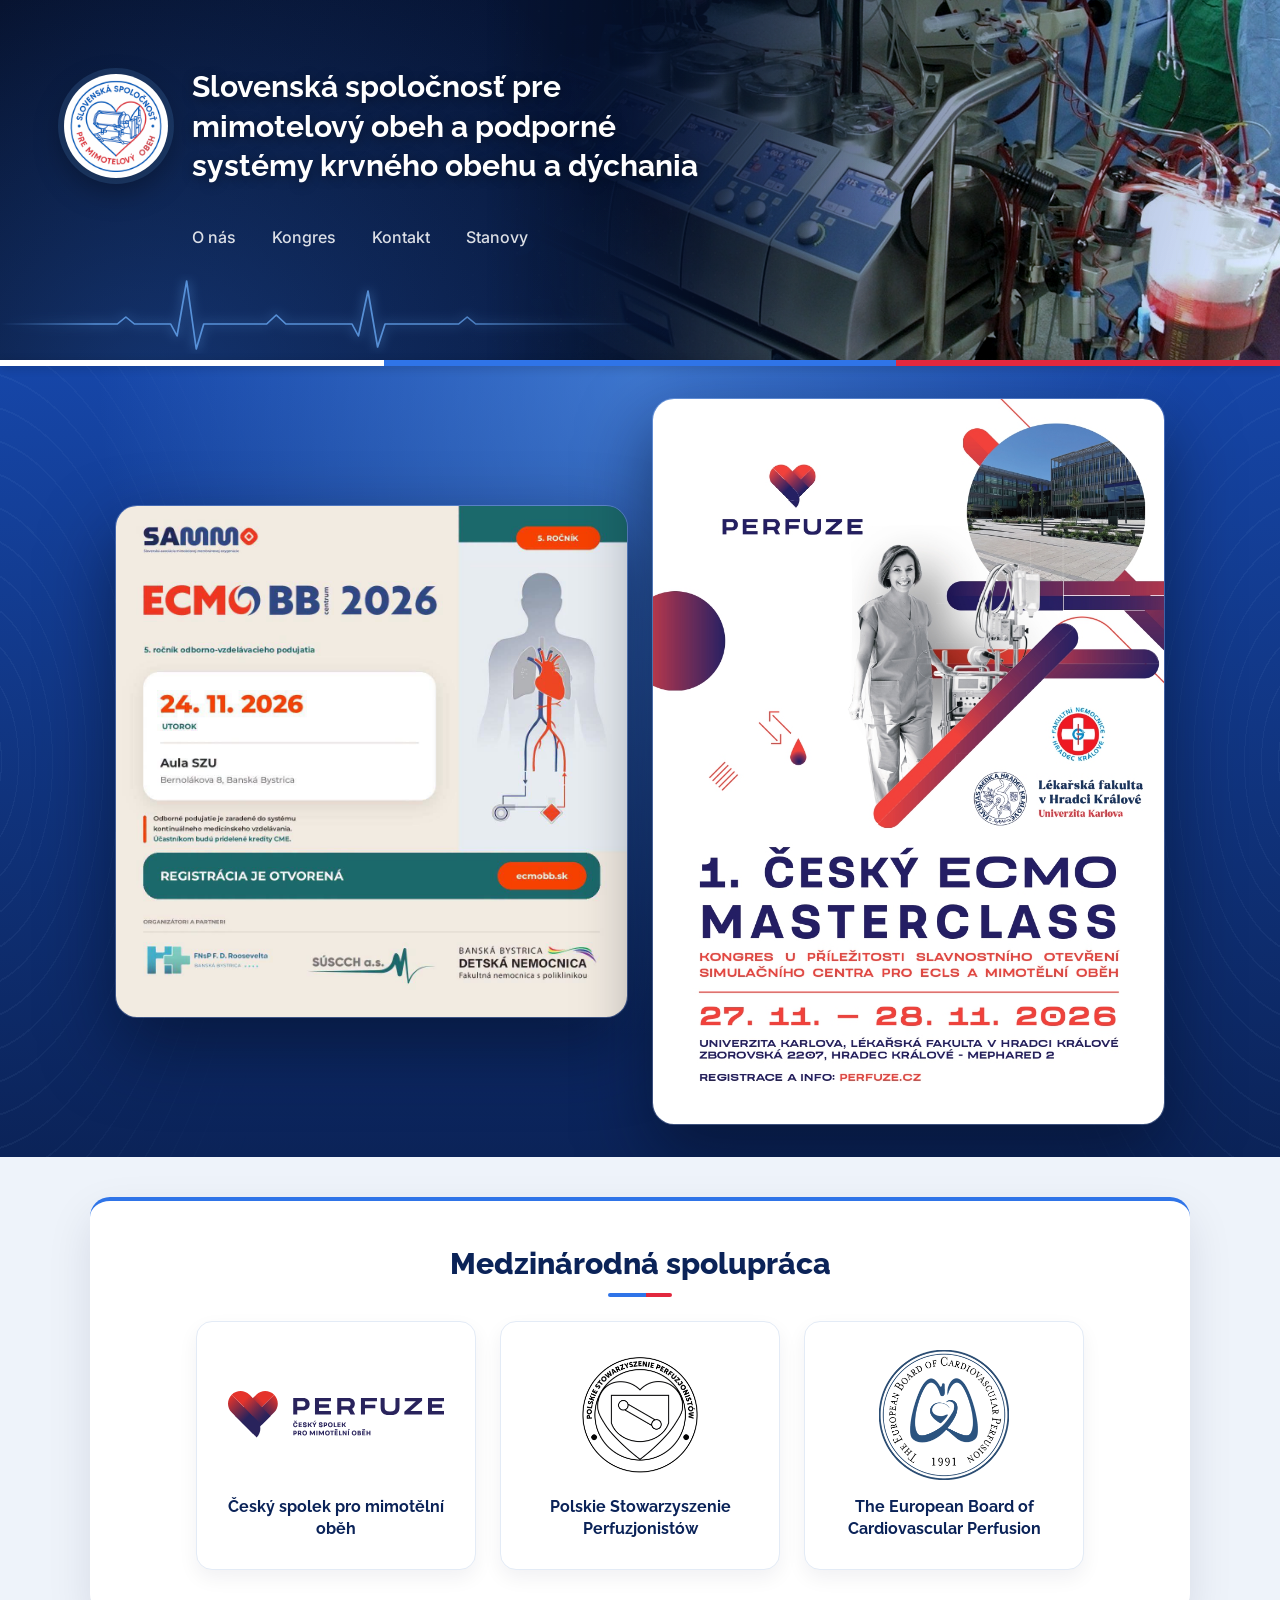
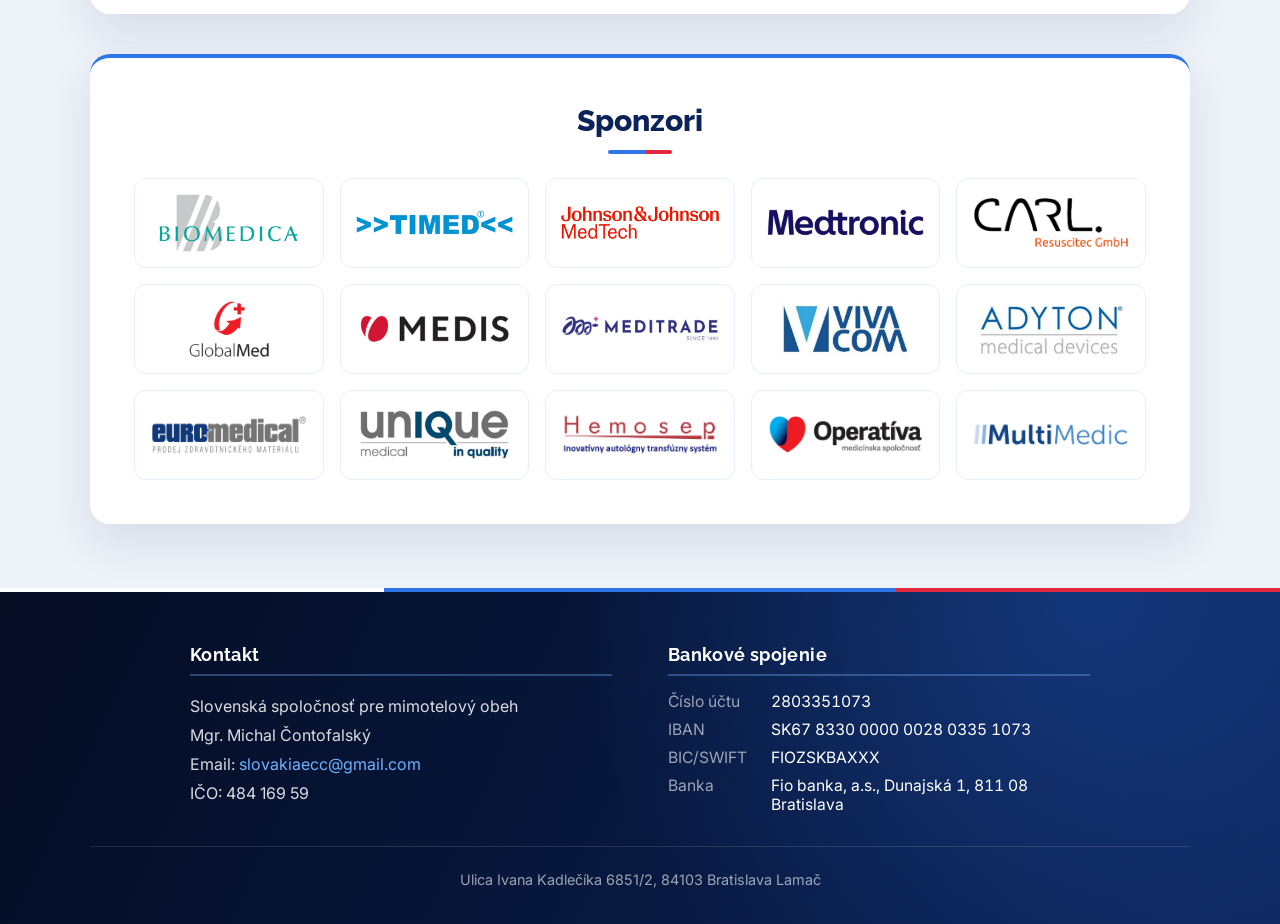
<file: index.html>
﻿<!DOCTYPE html>
<html lang="sk">
<head>
  <meta charset="UTF-8" />
  <meta name="viewport" content="width=device-width, initial-scale=1.0" />
  <title>Slovenská Spoločnosť pre Mimotelový Obeh</title>
  <meta name="description" content="Slovenská spoločnosť pre mimotelový obeh a podporné systémy krvného obehu a dýchania – kongres, medzinárodná spolupráca, stanovy a kontakt.">

  <link rel="canonical" href="https://www.perfuzia.sk/">

  <link rel="icon" href="favicon.ico" sizes="48x48">
  <link rel="icon" type="image/png" sizes="48x48" href="img/icons/favicon-48.png">
  <link rel="icon" type="image/png" sizes="192x192" href="img/icons/favicon-192.png">
  <link rel="apple-touch-icon" href="img/icons/apple-touch-icon.png">

  <meta property="og:type" content="website">
  <meta property="og:title" content="Slovenská spoločnosť pre mimotelový obeh">
  <meta property="og:description" content="Kongres, medzinárodná spolupráca a informácie o perfuziológii na Slovensku.">
  <meta property="og:image" content="https://www.perfuzia.sk/img/icons/favicon-512.png">
  <meta property="og:url" content="https://www.perfuzia.sk/">

  <link rel="preconnect" href="https://fonts.googleapis.com">
  <link rel="preconnect" href="https://fonts.gstatic.com" crossorigin>
  <link href="https://fonts.googleapis.com/css2?family=Inter:wght@400;500;600&family=Raleway:wght@600;700;800&display=swap" rel="stylesheet">
  <link rel="stylesheet" href="styles.css" />

</head>
<body>
  <header class="header">
    <div class="header-photo" aria-hidden="true"></div>
    <svg class="ecg" viewBox="0 0 600 80" preserveAspectRatio="none" aria-hidden="true">
      <path d="M0 50 H110 l8 -7 l8 7 H160 l6 12 l9 -55 l9 68 l7 -25 H250 l9 -9 l9 9 H330 l6 12 l9 -45 l9 56 l7 -23 H430 l8 -7 l8 7 H600" />
    </svg>

    <div class="header-inner">
      <div class="header-left">
        <img src="img/logo.png" alt="Logo" class="logo">
        <h1>Slovenská spoločnosť pre mimotelový obeh a podporné systémy krvného obehu a dýchania</h1>
      </div>

      <nav class="navbar">
        <a href="o-nas.html">O nás</a>
        <a href="kongres.html">Kongres</a>
        <a href="#kontakt">Kontakt</a>
        <a href="stanovy.html">Stanovy</a>
        <!-- <a href="Konferencie">Konferencie</a> -->
      </nav>
    </div>
  </header>
  <div class="tricolor" aria-hidden="true"></div>

  <section class="hero-banner">
  <div class="congress-container">
    <img src="img/ecmobb.jpg" alt="Kongres 2025">
    <img src="img/ceskoecmo.jpg" alt="Kongres 2026">
  </div>
</section>

</section>

  <main>
    <section class="container partners" id="spolupraca">
      <h2>Medzinárodná spolupráca</h2>

      <div class="partners-grid">
        <a class="partner" href="https://www.perfuze.cz" target="_blank" rel="noopener">
          <span class="partner-logo"><img src="img/logo-cz.svg" alt="Perfuze – Český spolek pro mimotělní oběh"></span>
          <span class="partner-name">Český spolek pro mimotělní oběh</span>
        </a>

        <a class="partner" href="https://www.perfuzja.pl" target="_blank" rel="noopener">
          <span class="partner-logo"><img src="img/logo-pl.png" alt="Polskie Stowarzyszenie Perfuzjonistów"></span>
          <span class="partner-name">Polskie Stowarzyszenie Perfuzjonistów</span>
        </a>

        <a class="partner" href="https://www.ebcp.eu" target="_blank" rel="noopener">
          <span class="partner-logo"><img src="img/logo-ebcp.png" alt="The European Board of Cardiovascular Perfusion"></span>
          <span class="partner-name">The European Board of Cardiovascular Perfusion</span>
        </a>
      </div>
    </section>

    <section class="container sponsors">
      <h2>Sponzori</h2>

      <div class="sponsors-grid">
        <div class="sponsor"><img src="img/sponzori/biomedica.png" alt="Biomedica"></div>
        <div class="sponsor"><img src="img/sponzori/timed.png" alt="Timed"></div>
        <div class="sponsor"><img src="img/sponzori/johnson-johnson.png" alt="Johnson &amp; Johnson MedTech"></div>
        <div class="sponsor"><img src="img/sponzori/medtronic.png" alt="Medtronic"></div>
        <div class="sponsor"><img src="img/sponzori/carl-resuscitec.png" alt="CARL Resuscitec GmbH"></div>
        <div class="sponsor"><img src="img/sponzori/globalmed.png" alt="GlobalMed"></div>
        <div class="sponsor"><img src="img/sponzori/medis.png" alt="Medis"></div>
        <div class="sponsor"><img src="img/sponzori/meditrade.png" alt="Meditrade"></div>
        <div class="sponsor"><img src="img/sponzori/vivacom.png" alt="Vivacom"></div>
        <div class="sponsor"><img src="img/sponzori/adyton.png" alt="Adyton Medical Devices"></div>
        <div class="sponsor"><img src="img/sponzori/euromedical.png" alt="Euromedical"></div>
        <div class="sponsor"><img src="img/sponzori/unique-medical.png" alt="Unique Medical"></div>
        <div class="sponsor"><img src="img/sponzori/hemosep.png" alt="Hemosep"></div>
        <div class="sponsor"><img src="img/sponzori/operativa.png" alt="Operatíva"></div>
        <div class="sponsor"><img src="img/sponzori/multimedic.png" alt="MultiMedic"></div>
      </div>
    </section>
  </main>

<footer class="footer" id="kontakt">
  <div class="footer-inner">
    <div class="footer-cols">

      <div class="footer-col">
        <h3>Kontakt</h3>
        <p>Slovenská spoločnosť pre mimotelový obeh<br>
        Mgr. Michal Čontofalský<br>
        Email: <a href="mailto:slovakiaecc@gmail.com">slovakiaecc@gmail.com</a><br>
        IČO: 484 169 59</p>
      </div>

      <div class="footer-col">
        <h3>Bankové spojenie</h3>
        <dl class="footer-banka">
          <dt>Číslo účtu</dt>
          <dd>2803351073</dd>

          <dt>IBAN</dt>
          <dd>SK67 8330 0000 0028 0335 1073</dd>

          <dt>BIC/SWIFT</dt>
          <dd>FIOZSKBAXXX</dd>

          <dt>Banka</dt>
          <dd>Fio banka, a.s., Dunajská 1, 811 08 Bratislava</dd>
        </dl>
      </div>

    </div>

    <p class="footer-address">Ulica Ivana Kadlečíka 6851/2, 84103 Bratislava Lamač</p>
  </div>
</footer>

</body>
</html>
</file>
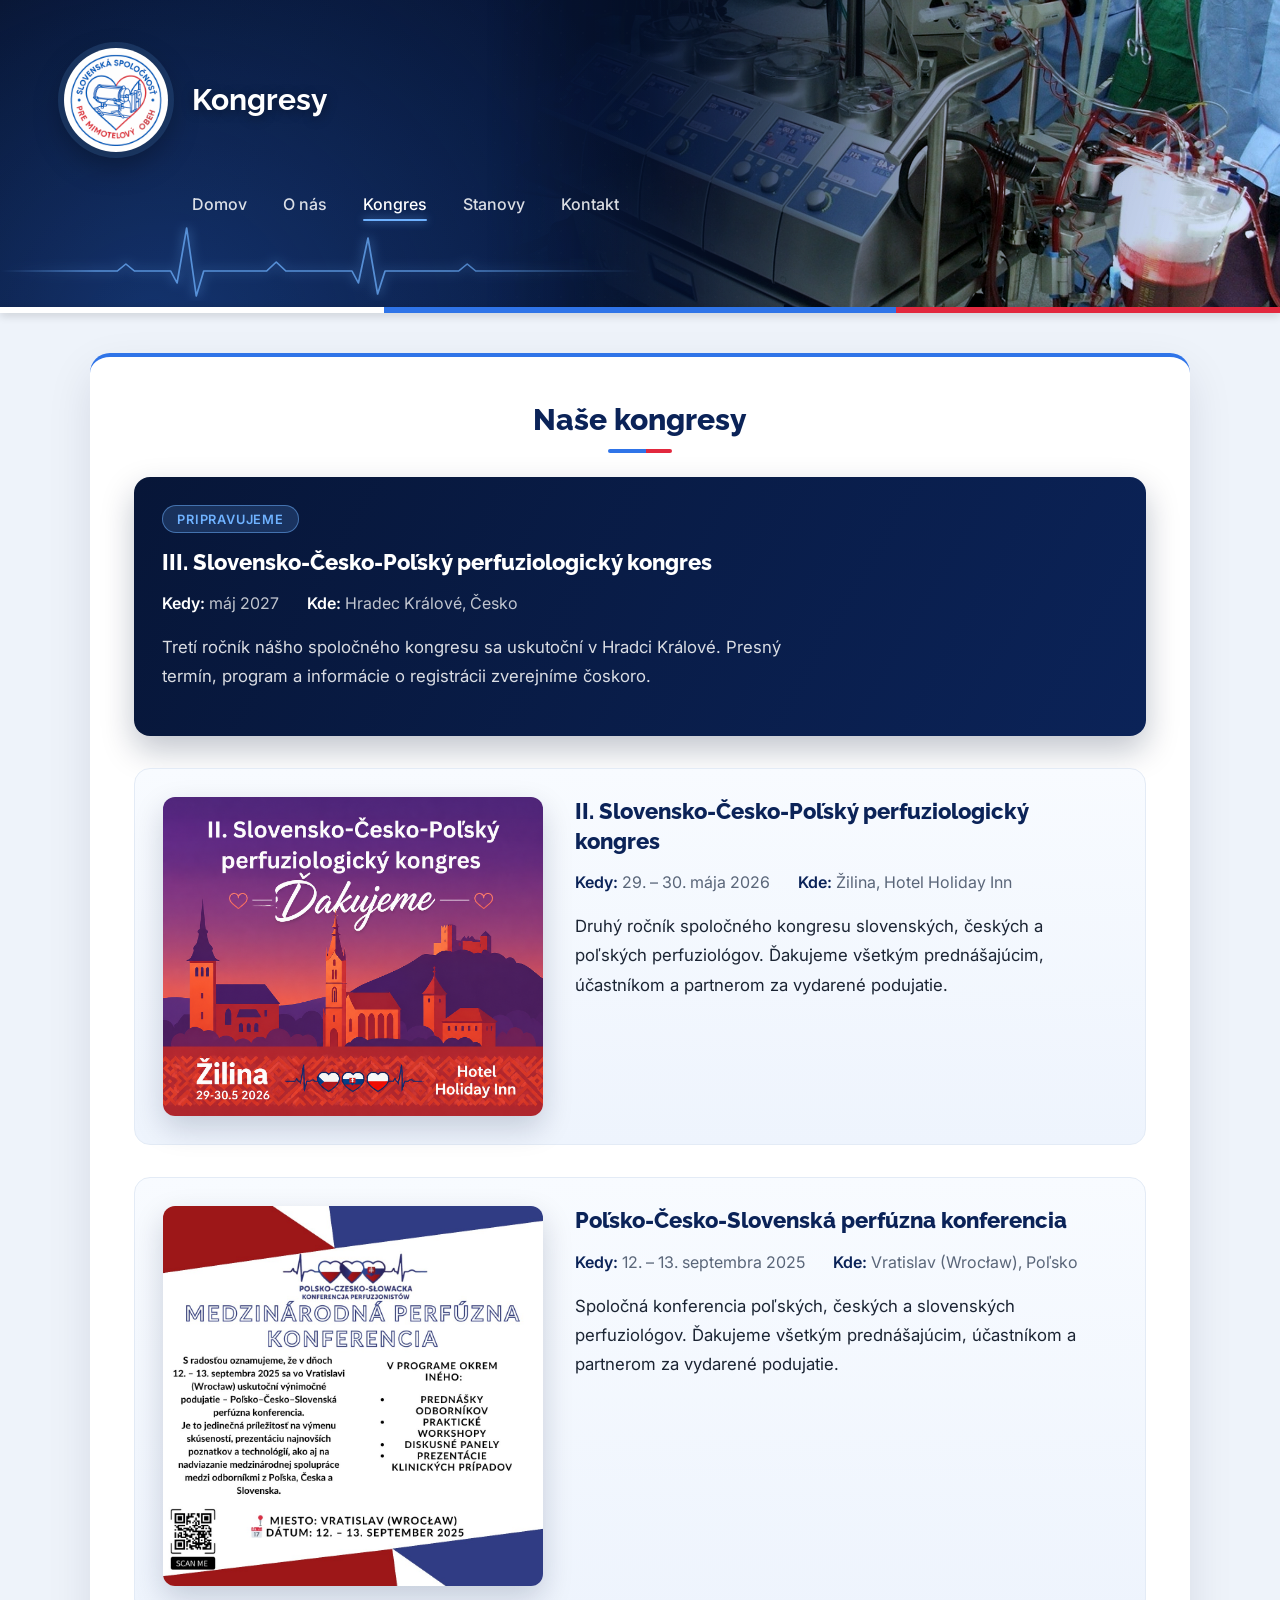
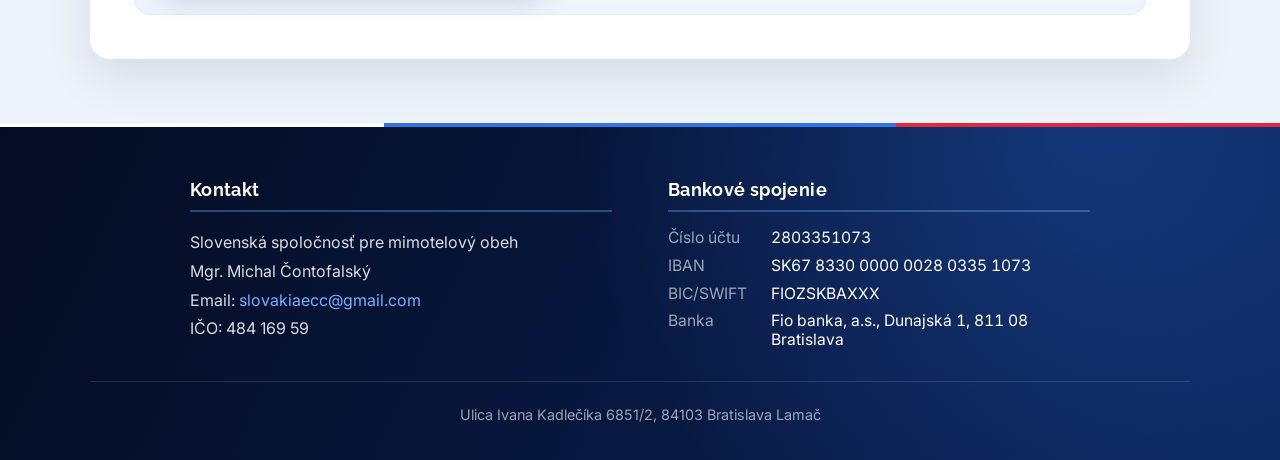
<file: kongres.html>
<!DOCTYPE html>
<html lang="sk">
<head>
  <meta charset="UTF-8">
  <meta name="viewport" content="width=device-width, initial-scale=1.0">
  <title>Kongresy | Slovenská spoločnosť pre mimotelový obeh</title>
  <meta name="description" content="Prehľad kongresov a konferencií Slovenskej spoločnosti pre mimotelový obeh – program, miesto konania a fotografie z podujatí.">

  <link rel="canonical" href="https://www.perfuzia.sk/kongres.html">

  <link rel="icon" href="favicon.ico" sizes="48x48">
  <link rel="icon" type="image/png" sizes="48x48" href="img/icons/favicon-48.png">
  <link rel="icon" type="image/png" sizes="192x192" href="img/icons/favicon-192.png">
  <link rel="apple-touch-icon" href="img/icons/apple-touch-icon.png">

  <meta property="og:type" content="website">
  <meta property="og:title" content="Kongresy | Slovenská spoločnosť pre mimotelový obeh">
  <meta property="og:description" content="Prehľad kongresov a konferencií Slovenskej spoločnosti pre mimotelový obeh.">
  <meta property="og:image" content="https://www.perfuzia.sk/img/icons/favicon-512.png">
  <meta property="og:url" content="https://www.perfuzia.sk/kongres.html">

  <link rel="preconnect" href="https://fonts.googleapis.com">
  <link rel="preconnect" href="https://fonts.gstatic.com" crossorigin>
  <link href="https://fonts.googleapis.com/css2?family=Inter:wght@400;500;600&family=Raleway:wght@600;700;800&display=swap" rel="stylesheet">
  <link rel="stylesheet" href="styles.css">
</head>
<body>

<header class="header header--compact">
  <div class="header-photo" aria-hidden="true"></div>
  <svg class="ecg" viewBox="0 0 600 80" preserveAspectRatio="none" aria-hidden="true">
    <path d="M0 50 H110 l8 -7 l8 7 H160 l6 12 l9 -55 l9 68 l7 -25 H250 l9 -9 l9 9 H330 l6 12 l9 -45 l9 56 l7 -23 H430 l8 -7 l8 7 H600" />
  </svg>

  <div class="header-inner">
    <div class="header-left">
      <a href="index.html"><img src="img/logo.png" alt="Logo" class="logo"></a>
      <h1>Kongresy</h1>
    </div>

    <nav class="navbar">
      <a href="index.html">Domov</a>
      <a href="o-nas.html">O nás</a>
      <a href="kongres.html" aria-current="page">Kongres</a>
      <a href="stanovy.html">Stanovy</a>
      <a href="index.html#kontakt">Kontakt</a>
    </nav>
  </div>
</header>
<div class="tricolor" aria-hidden="true"></div>

<section class="container">
  <h2>Naše kongresy</h2>

  <!-- ===== Jeden kongres = jeden blok "kongres-card" =====
       Ďalší kongres pridáš skopírovaním celého bloku nižšie.
       Najnovší daj navrch. -->

  <article class="kongres-card kongres-card--teaser">
    <div class="kongres-info">
      <span class="kongres-stitok">Pripravujeme</span>

      <h3>III. Slovensko-Česko-Poľský perfuziologický kongres</h3>

      <ul class="kongres-fakty">
        <li><strong>Kedy:</strong> máj 2027</li>
        <li><strong>Kde:</strong> Hradec Králové, Česko</li>
      </ul>

      <p>
        Tretí ročník nášho spoločného kongresu sa uskutoční v Hradci Králové.
        Presný termín, program a informácie o registrácii zverejníme čoskoro.
      </p>
    </div>
  </article>

  <article class="kongres-card">
    <div class="kongres-plagat">
      <img src="img/kongresy/zilina-2026.png" alt="II. Slovensko-Česko-Poľský perfuziologický kongres, Žilina 2026">
    </div>

    <div class="kongres-info">
      <h3>II. Slovensko-Česko-Poľský perfuziologický kongres</h3>

      <ul class="kongres-fakty">
        <li><strong>Kedy:</strong> 29. – 30. mája 2026</li>
        <li><strong>Kde:</strong> Žilina, Hotel Holiday Inn</li>
      </ul>

      <p>
        Druhý ročník spoločného kongresu slovenských, českých a poľských
        perfuziológov. Ďakujeme všetkým prednášajúcim, účastníkom a partnerom
        za vydarené podujatie.
      </p>

      <!-- FOTOGALÉRIA
           Fotky ulož do img/kongresy/zilina-2026/ a odkomentuj blok nižšie.
           Riadok <img> skopíruj pre každú fotku.

      <div class="kongres-galeria">
        <img src="img/kongresy/zilina-2026/foto1.jpg" alt="Zo II. perfuziologického kongresu v Žiline" loading="lazy">
        <img src="img/kongresy/zilina-2026/foto2.jpg" alt="Zo II. perfuziologického kongresu v Žiline" loading="lazy">
        <img src="img/kongresy/zilina-2026/foto3.jpg" alt="Zo II. perfuziologického kongresu v Žiline" loading="lazy">
      </div>
      -->
    </div>
  </article>

  <article class="kongres-card">
    <div class="kongres-plagat">
      <img src="img/kongresy/vratislav-2025.png" alt="Poľsko-Česko-Slovenská perfúzna konferencia, Vratislav 2025">
    </div>

    <div class="kongres-info">
      <h3>Poľsko-Česko-Slovenská perfúzna konferencia</h3>

      <ul class="kongres-fakty">
        <li><strong>Kedy:</strong> 12. – 13. septembra 2025</li>
        <li><strong>Kde:</strong> Vratislav (Wrocław), Poľsko</li>
      </ul>

      <p>
        Spoločná konferencia poľských, českých a slovenských perfuziológov.
        Ďakujeme všetkým prednášajúcim, účastníkom a partnerom za vydarené podujatie.
      </p>

      <!-- FOTOGALÉRIA
           Fotky ulož do img/kongresy/vratislav-2025/ a odkomentuj blok nižšie.

      <div class="kongres-galeria">
        <img src="img/kongresy/vratislav-2025/foto1.jpg" alt="Z perfúznej konferencie vo Vratislavi" loading="lazy">
        <img src="img/kongresy/vratislav-2025/foto2.jpg" alt="Z perfúznej konferencie vo Vratislavi" loading="lazy">
      </div>
      -->
    </div>
  </article>

</section>

<footer class="footer" id="kontakt">
  <div class="footer-inner">
    <div class="footer-cols">

      <div class="footer-col">
        <h3>Kontakt</h3>
        <p>Slovenská spoločnosť pre mimotelový obeh<br>
        Mgr. Michal Čontofalský<br>
        Email: <a href="mailto:slovakiaecc@gmail.com">slovakiaecc@gmail.com</a><br>
        IČO: 484 169 59</p>
      </div>

      <div class="footer-col">
        <h3>Bankové spojenie</h3>
        <dl class="footer-banka">
          <dt>Číslo účtu</dt>
          <dd>2803351073</dd>

          <dt>IBAN</dt>
          <dd>SK67 8330 0000 0028 0335 1073</dd>

          <dt>BIC/SWIFT</dt>
          <dd>FIOZSKBAXXX</dd>

          <dt>Banka</dt>
          <dd>Fio banka, a.s., Dunajská 1, 811 08 Bratislava</dd>
        </dl>
      </div>

    </div>

    <p class="footer-address">Ulica Ivana Kadlečíka 6851/2, 84103 Bratislava Lamač</p>
  </div>
</footer>

</body>
</html>
</file>
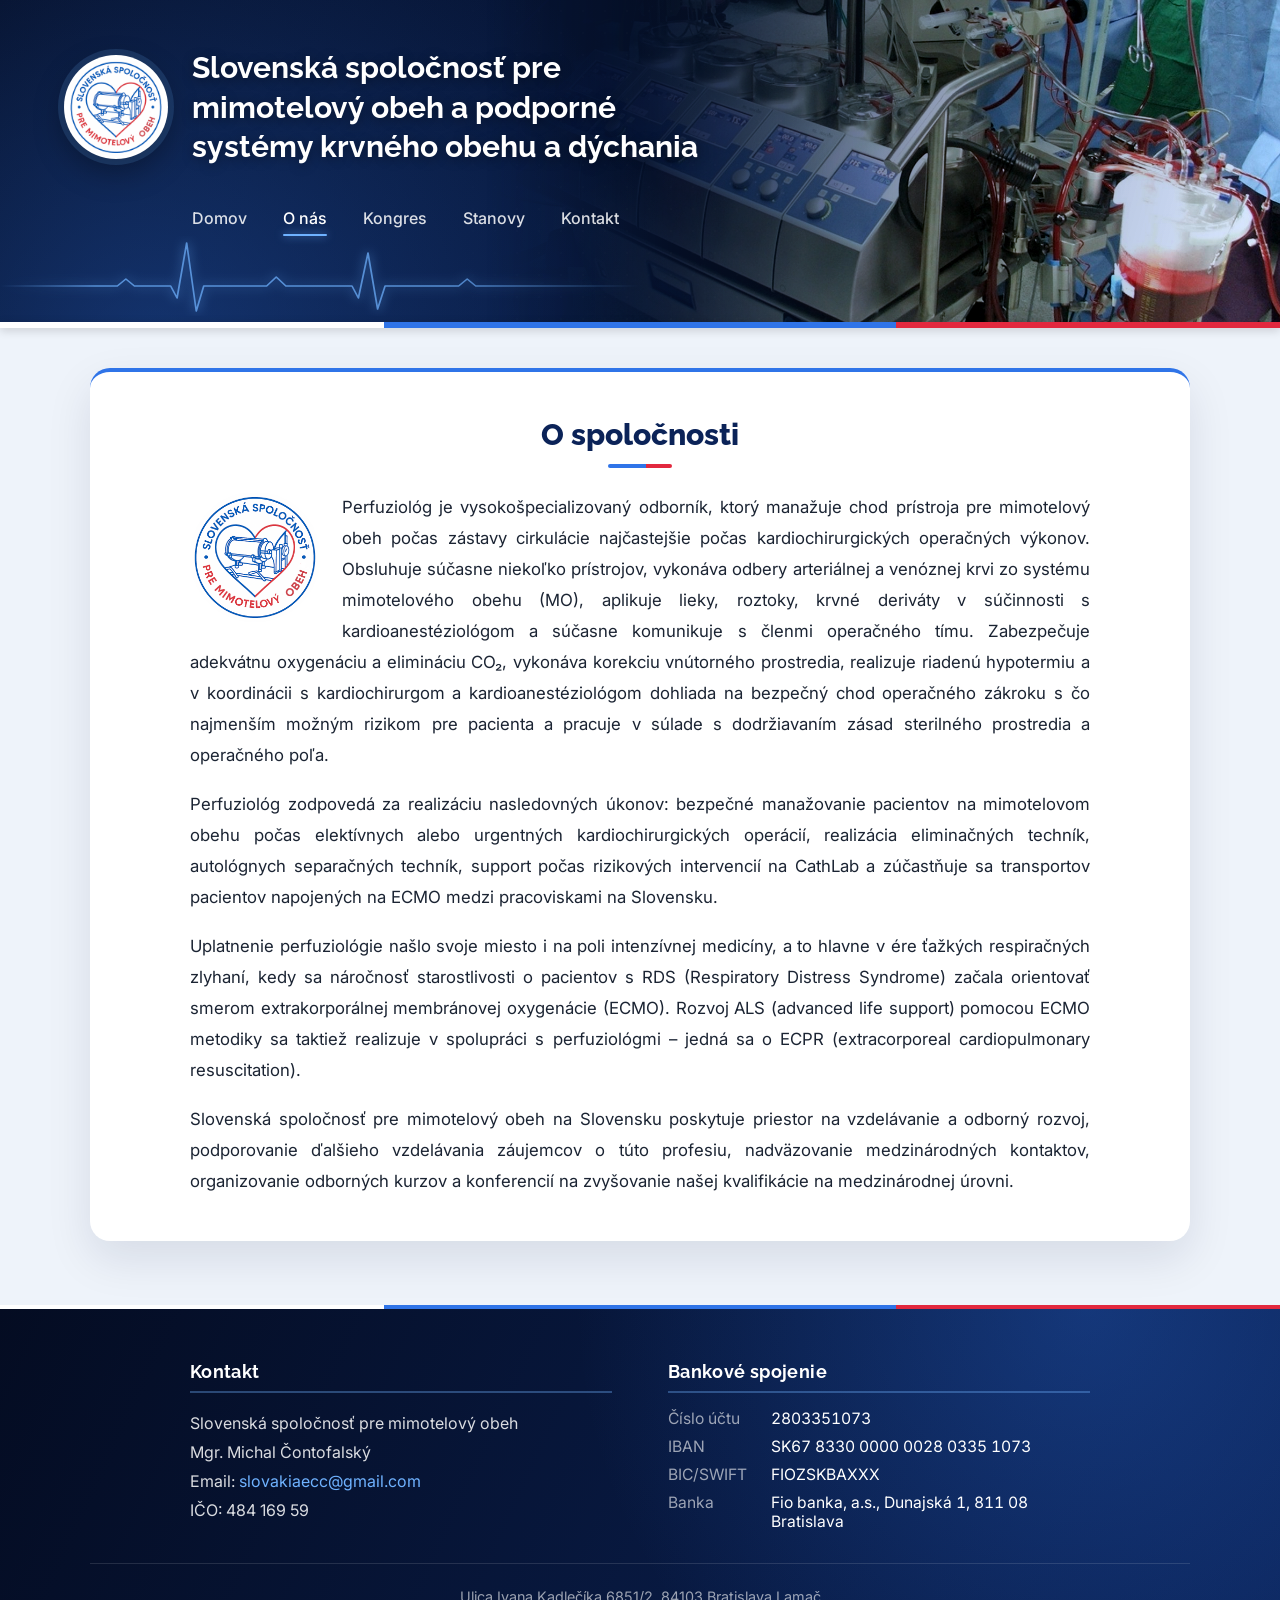
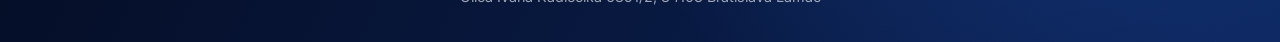
<file: o-nas.html>
﻿<!DOCTYPE html>
<html lang="sk">
<head>
  <meta charset="UTF-8">
  <meta name="viewport" content="width=device-width, initial-scale=1.0">
  <title>O nás | Slovenská spoločnosť pre mimotelový obeh</title>
  <meta name="description" content="Kto je perfuziológ, čo je jeho práca pri mimotelovom obehu a ECMO a čomu sa venuje Slovenská spoločnosť pre mimotelový obeh.">

  <link rel="canonical" href="https://www.perfuzia.sk/o-nas.html">

  <link rel="icon" href="favicon.ico" sizes="48x48">
  <link rel="icon" type="image/png" sizes="48x48" href="img/icons/favicon-48.png">
  <link rel="icon" type="image/png" sizes="192x192" href="img/icons/favicon-192.png">
  <link rel="apple-touch-icon" href="img/icons/apple-touch-icon.png">

  <meta property="og:type" content="website">
  <meta property="og:title" content="O nás | Slovenská spoločnosť pre mimotelový obeh">
  <meta property="og:description" content="Kto je perfuziológ a čomu sa venuje Slovenská spoločnosť pre mimotelový obeh.">
  <meta property="og:image" content="https://www.perfuzia.sk/img/icons/favicon-512.png">
  <meta property="og:url" content="https://www.perfuzia.sk/o-nas.html">
  <link rel="preconnect" href="https://fonts.googleapis.com">
  <link rel="preconnect" href="https://fonts.gstatic.com" crossorigin>
  <link href="https://fonts.googleapis.com/css2?family=Inter:wght@400;500;600&family=Raleway:wght@600;700;800&display=swap" rel="stylesheet">
  <link rel="stylesheet" href="styles.css">
</head>
<body>

<header class="header header--compact">
  <div class="header-photo" aria-hidden="true"></div>
  <svg class="ecg" viewBox="0 0 600 80" preserveAspectRatio="none" aria-hidden="true">
    <path d="M0 50 H110 l8 -7 l8 7 H160 l6 12 l9 -55 l9 68 l7 -25 H250 l9 -9 l9 9 H330 l6 12 l9 -45 l9 56 l7 -23 H430 l8 -7 l8 7 H600" />
  </svg>

  <div class="header-inner">
    <div class="header-left">
      <a href="index.html"><img src="img/logo.png" alt="Logo" class="logo"></a>
      <p class="header-title">Slovenská spoločnosť pre mimotelový obeh a podporné systémy krvného obehu a dýchania</p>
    </div>

    <nav class="navbar">
      <a href="index.html">Domov</a>
      <a href="o-nas.html" aria-current="page">O nás</a>
      <a href="kongres.html">Kongres</a>
      <a href="stanovy.html">Stanovy</a>
      <a href="index.html#kontakt">Kontakt</a>
    </nav>
  </div>
</header>
<div class="tricolor" aria-hidden="true"></div>

<section class="container">
  <h2 class="section-title">O spoločnosti</h2>

  <div class="about-content">

    <p>
      <img src="img/logo.png" alt="Logo Slovenskej spoločnosti pre mimotelový obeh" class="about-logo">
      Perfuziológ je vysokošpecializovaný odborník, ktorý manažuje chod prístroja pre mimotelový obeh počas zástavy cirkulácie najčastejšie počas kardiochirurgických operačných výkonov. Obsluhuje súčasne niekoľko prístrojov, vykonáva odbery arteriálnej a venóznej krvi zo systému mimotelového obehu (MO), aplikuje lieky, roztoky, krvné deriváty v súčinnosti s kardioanestéziológom a súčasne komunikuje s členmi operačného tímu. Zabezpečuje adekvátnu oxygenáciu a elimináciu CO₂, vykonáva korekciu vnútorného prostredia, realizuje riadenú hypotermiu a v koordinácii s kardiochirurgom a kardioanestéziológom dohliada na bezpečný chod operačného zákroku s čo najmenším možným rizikom pre pacienta a pracuje v súlade s dodržiavaním zásad sterilného prostredia a operačného poľa.
    </p>

    <p>
      Perfuziológ zodpovedá za realizáciu nasledovných úkonov: bezpečné manažovanie pacientov na mimotelovom obehu počas elektívnych alebo urgentných kardiochirurgických operácií, realizácia eliminačných techník, autológnych separačných techník, support počas rizikových intervencií na CathLab a zúčastňuje sa transportov pacientov napojených na ECMO medzi pracoviskami na Slovensku.
    </p>

    <p>
      Uplatnenie perfuziológie našlo svoje miesto i na poli intenzívnej medicíny, a to hlavne v ére ťažkých respiračných zlyhaní, kedy sa náročnosť starostlivosti o pacientov s RDS (Respiratory Distress Syndrome) začala orientovať smerom extrakorporálnej membránovej oxygenácie (ECMO). Rozvoj ALS (advanced life support) pomocou ECMO metodiky sa taktiež realizuje v spolupráci s perfuziológmi – jedná sa o ECPR (extracorporeal cardiopulmonary resuscitation).
    </p>

    <p>
      Slovenská spoločnosť pre mimotelový obeh na Slovensku poskytuje priestor na vzdelávanie a odborný rozvoj, podporovanie ďalšieho vzdelávania záujemcov o túto profesiu, nadväzovanie medzinárodných kontaktov, organizovanie odborných kurzov a konferencií na zvyšovanie našej kvalifikácie na medzinárodnej úrovni.
    </p>

  </div>
</section>

<footer class="footer" id="kontakt">
  <div class="footer-inner">
    <div class="footer-cols">

      <div class="footer-col">
        <h3>Kontakt</h3>
        <p>Slovenská spoločnosť pre mimotelový obeh<br>
        Mgr. Michal Čontofalský<br>
        Email: <a href="mailto:slovakiaecc@gmail.com">slovakiaecc@gmail.com</a><br>
        IČO: 484 169 59</p>
      </div>

      <div class="footer-col">
        <h3>Bankové spojenie</h3>
        <dl class="footer-banka">
          <dt>Číslo účtu</dt>
          <dd>2803351073</dd>

          <dt>IBAN</dt>
          <dd>SK67 8330 0000 0028 0335 1073</dd>

          <dt>BIC/SWIFT</dt>
          <dd>FIOZSKBAXXX</dd>

          <dt>Banka</dt>
          <dd>Fio banka, a.s., Dunajská 1, 811 08 Bratislava</dd>
        </dl>
      </div>

    </div>

    <p class="footer-address">Ulica Ivana Kadlečíka 6851/2, 84103 Bratislava Lamač</p>
  </div>
</footer>

</body>
</html>
</file>
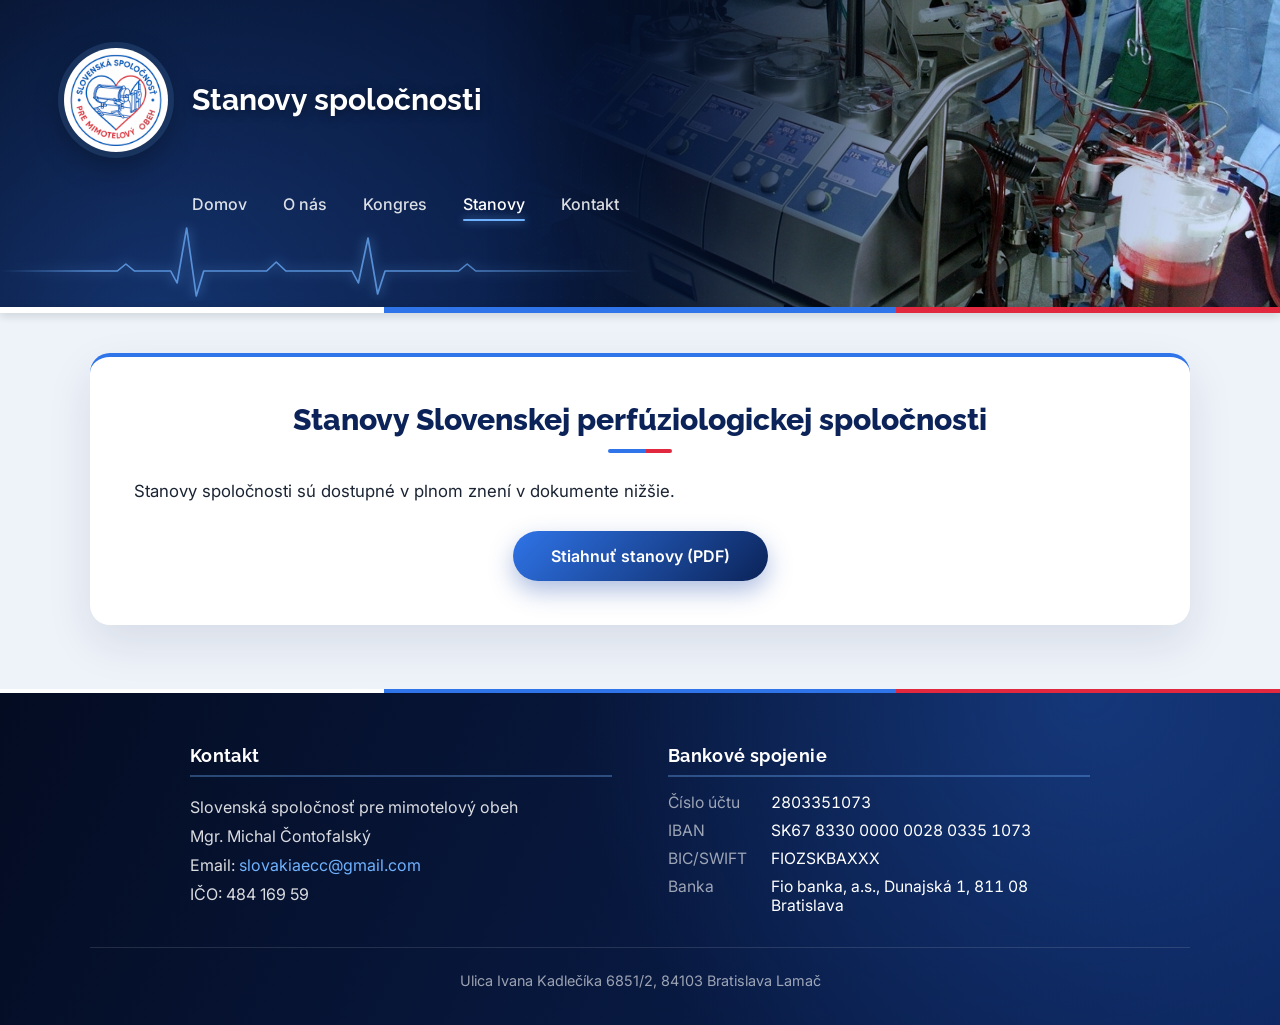
<file: stanovy.html>
﻿<!DOCTYPE html>
<html lang="sk">
<head>
  <meta charset="UTF-8">
  <meta name="viewport" content="width=device-width, initial-scale=1.0">
  <title>Stanovy | Slovenská Perfúziologická Spoločnosť</title>
  <meta name="description" content="Stanovy Slovenskej perfúziologickej spoločnosti v plnom znení na stiahnutie v PDF.">

  <link rel="canonical" href="https://www.perfuzia.sk/stanovy.html">

  <link rel="icon" href="favicon.ico" sizes="48x48">
  <link rel="icon" type="image/png" sizes="48x48" href="img/icons/favicon-48.png">
  <link rel="icon" type="image/png" sizes="192x192" href="img/icons/favicon-192.png">
  <link rel="apple-touch-icon" href="img/icons/apple-touch-icon.png">

  <meta property="og:type" content="website">
  <meta property="og:title" content="Stanovy | Slovenská perfúziologická spoločnosť">
  <meta property="og:description" content="Stanovy spoločnosti v plnom znení na stiahnutie.">
  <meta property="og:image" content="https://www.perfuzia.sk/img/icons/favicon-512.png">
  <meta property="og:url" content="https://www.perfuzia.sk/stanovy.html">
  <link rel="preconnect" href="https://fonts.googleapis.com">
  <link rel="preconnect" href="https://fonts.gstatic.com" crossorigin>
  <link href="https://fonts.googleapis.com/css2?family=Inter:wght@400;500;600&family=Raleway:wght@600;700;800&display=swap" rel="stylesheet">
  <link rel="stylesheet" href="styles.css">
</head>
<body>

<header class="header header--compact">
  <div class="header-photo" aria-hidden="true"></div>
  <svg class="ecg" viewBox="0 0 600 80" preserveAspectRatio="none" aria-hidden="true">
    <path d="M0 50 H110 l8 -7 l8 7 H160 l6 12 l9 -55 l9 68 l7 -25 H250 l9 -9 l9 9 H330 l6 12 l9 -45 l9 56 l7 -23 H430 l8 -7 l8 7 H600" />
  </svg>

  <div class="header-inner">
    <div class="header-left">
      <a href="index.html"><img src="img/logo.png" alt="Logo" class="logo"></a>
      <h1>Stanovy spoločnosti</h1>
    </div>

    <nav class="navbar">
      <a href="index.html">Domov</a>
      <a href="o-nas.html">O nás</a>
      <a href="kongres.html">Kongres</a>
      <a href="stanovy.html" aria-current="page">Stanovy</a>
      <a href="index.html#kontakt">Kontakt</a>
    </nav>
  </div>
</header>
<div class="tricolor" aria-hidden="true"></div>

<section class="container">

  <h2>Stanovy Slovenskej perfúziologickej spoločnosti</h2>

  <p>
    Stanovy spoločnosti sú dostupné v plnom znení v dokumente nižšie.
  </p>

  <div class="stanovy-button-wrapper">
    <a href="dokumenty/stanovy.pdf" class="stanovy-btn" target="_blank">
      Stiahnuť stanovy (PDF)
    </a>
  </div>

</section>

<footer class="footer" id="kontakt">
  <div class="footer-inner">
    <div class="footer-cols">

      <div class="footer-col">
        <h3>Kontakt</h3>
        <p>Slovenská spoločnosť pre mimotelový obeh<br>
        Mgr. Michal Čontofalský<br>
        Email: <a href="mailto:slovakiaecc@gmail.com">slovakiaecc@gmail.com</a><br>
        IČO: 484 169 59</p>
      </div>

      <div class="footer-col">
        <h3>Bankové spojenie</h3>
        <dl class="footer-banka">
          <dt>Číslo účtu</dt>
          <dd>2803351073</dd>

          <dt>IBAN</dt>
          <dd>SK67 8330 0000 0028 0335 1073</dd>

          <dt>BIC/SWIFT</dt>
          <dd>FIOZSKBAXXX</dd>

          <dt>Banka</dt>
          <dd>Fio banka, a.s., Dunajská 1, 811 08 Bratislava</dd>
        </dl>
      </div>

    </div>

    <p class="footer-address">Ulica Ivana Kadlečíka 6851/2, 84103 Bratislava Lamač</p>
  </div>
</footer>

</body>
</html>
</file>
<file: styles.css>
/* ===== Farby a základ ===== */
:root {
  --navy-950: #040c22;
  --navy-900: #071638;
  --navy-800: #0b2358;
  --blue-700: #1646a8;
  --blue-500: #2f74e8;
  --blue-300: #6fb2ff;
  --red-500: #e2283e;
  --bg: #eef3fa;
  --card: #ffffff;
  --text: #1b2433;
  --muted: #5a6679;
  --radius: 20px;
  --shadow: 0 18px 45px rgba(7, 22, 56, 0.10);
  --font-head: "Raleway", "Segoe UI", Arial, sans-serif;
  --font-body: "Inter", "Segoe UI", Arial, sans-serif;
}

*,
*::before,
*::after {
  box-sizing: border-box;
}

html {
  scroll-behavior: smooth;
}

body {
  margin: 0;
  font-family: var(--font-body);
  background: var(--bg);
  color: var(--text);
  -webkit-font-smoothing: antialiased;
}

img {
  max-width: 100%;
}

h1, h2, h3 {
  font-family: var(--font-head);
}

/* ===== Header ===== */
.header {
  position: relative;
  overflow: hidden;
  color: #fff;
  min-height: 360px;
  display: flex;
  align-items: center;
  background:
    radial-gradient(circle at 12% 110%, rgba(47, 116, 232, 0.35), transparent 45%),
    radial-gradient(circle at 85% 20%, rgba(111, 178, 255, 0.22), transparent 40%),
    linear-gradient(115deg, var(--navy-950) 0%, var(--navy-900) 40%, var(--navy-800) 100%);
}

.header--compact {
  min-height: 260px;
}

/* Fotka vpravo – dá sa vymeniť za vlastnú, stačí prepísať img/header.jpg */
.header-photo {
  position: absolute;
  top: 0;
  right: 0;
  bottom: 0;
  width: 62%;
  background: url("img/header.jpg") center / cover no-repeat;
  filter: saturate(0.95) contrast(1.1) brightness(1.02);
  -webkit-mask-image: linear-gradient(to right, transparent 0%, #000 55%);
  mask-image: linear-gradient(to right, transparent 0%, #000 55%);
}

/* Modrý nádych, aby fotka ladila so zvyškom hlavičky */
.header-photo::after {
  content: "";
  position: absolute;
  inset: 0;
  background: linear-gradient(105deg, var(--navy-950) 8%, rgba(11, 35, 88, 0.5) 50%, rgba(47, 116, 232, 0.2) 100%);
  mix-blend-mode: multiply;
}

/* Jemná bodková textúra, keď fotka chýba */
.header::before {
  content: "";
  position: absolute;
  inset: 0;
  background-image: radial-gradient(rgba(255, 255, 255, 0.07) 1px, transparent 1px);
  background-size: 22px 22px;
  -webkit-mask-image: linear-gradient(to right, transparent 30%, #000 100%);
  mask-image: linear-gradient(to right, transparent 30%, #000 100%);
  pointer-events: none;
}

/* EKG krivka */
.ecg {
  position: absolute;
  left: 0;
  bottom: 6px;
  width: min(640px, 70%);
  height: 80px;
  fill: none;
  stroke: var(--blue-300);
  stroke-width: 1.6;
  stroke-linejoin: round;
  filter: drop-shadow(0 0 6px rgba(111, 178, 255, 0.9));
  opacity: 0.75;
  -webkit-mask-image: linear-gradient(to right, transparent, #000 15%, #000 70%, transparent);
  mask-image: linear-gradient(to right, transparent, #000 15%, #000 70%, transparent);
  pointer-events: none;
}

.ecg path {
  stroke-dasharray: 900;
  stroke-dashoffset: 900;
  animation: ecgDraw 3.5s ease-out forwards;
}

@keyframes ecgDraw {
  to { stroke-dashoffset: 0; }
}

.header-inner {
  position: relative;
  z-index: 1;
  width: 100%;
  max-width: 1200px;
  margin: 0 auto;
  padding: 3rem 1.5rem 5.5rem;
}

.header-left {
  display: flex;
  align-items: center;
  gap: 1.5rem;
}

.header-left a {
  flex-shrink: 0;
}

.logo {
  width: 104px;
  height: 104px;
  flex-shrink: 0;
  border-radius: 50%;
  object-fit: cover;
  background: #fff;
  border: 3px solid rgba(255, 255, 255, 0.9);
  box-shadow: 0 0 0 6px rgba(111, 178, 255, 0.15), 0 12px 30px rgba(0, 0, 0, 0.35);
  display: block;
}

.header-left h1,
.header-title {
  margin: 0;
  max-width: 520px;
  font-family: var(--font-head);
  font-size: clamp(1.25rem, 2.4vw, 1.9rem);
  font-weight: 700;
  line-height: 1.3;
  text-shadow: 0 2px 12px rgba(0, 0, 0, 0.4);
}

/* ===== Navigácia ===== */
.navbar {
  display: flex;
  flex-wrap: wrap;
  gap: 0.5rem 2.25rem;
  margin-top: 2.25rem;
  padding-left: calc(104px + 1.5rem);
}

.navbar a {
  position: relative;
  color: rgba(255, 255, 255, 0.85);
  text-decoration: none;
  font-weight: 500;
  font-size: 1rem;
  padding: 0.35rem 0;
  transition: color 0.2s ease;
}

.navbar a::after {
  content: "";
  position: absolute;
  left: 0;
  right: 0;
  bottom: -2px;
  height: 2px;
  border-radius: 2px;
  background: var(--blue-300);
  box-shadow: 0 0 8px rgba(111, 178, 255, 0.8);
  transform: scaleX(0);
  transform-origin: left;
  transition: transform 0.25s ease;
}

.navbar a:hover,
.navbar a[aria-current="page"] {
  color: #fff;
}

.navbar a:hover::after,
.navbar a[aria-current="page"]::after {
  transform: scaleX(1);
}

/* Trikolóra pod hlavičkou */
.tricolor {
  height: 6px;
  background: linear-gradient(90deg, #fff 0%, #fff 30%, var(--blue-500) 30%, var(--blue-500) 70%, var(--red-500) 70%);
  box-shadow: 0 2px 10px rgba(0, 0, 0, 0.2);
  position: relative;
  z-index: 2;
}

/* ===== Hero banner ===== */

.hero-banner {
  position: relative;
  overflow: hidden;
  padding: 2rem 1rem;
  background:
    radial-gradient(
      ellipse at 50% 0%,
      rgba(111, 178, 255, 0.45),
      transparent 60%
    ),
    linear-gradient(
      180deg,
      var(--blue-700) 0%,
      var(--navy-800) 100%
    );
}

.congress-container {
  max-width: 1050px;
  margin: 0 auto;
  display: grid;
  grid-template-columns: repeat(2, minmax(0, 1fr));
  gap: 1.5rem;
  align-items: center;
}

.congress-container > div {
  height: 320px;
  display: flex;
  align-items: center;
  justify-content: center;
  overflow: hidden;
}

.congress-container img {
  width: 100%;
  height: 100%;
  object-fit: contain;
  display: block;
}

.congress-container > div:first-child img {
  width: 320px;
  height: 320px;
}

.congress-container > div:last-child img {
  width: 226px;
  height: 320px;
}

@media (max-width: 700px) {
  .congress-container {
    grid-template-columns: 1fr;
    gap: 1rem;
  }

  .congress-container > div {
    height: 280px;
  }

  .congress-container > div:first-child img {
    width: 280px;
    height: 280px;
  }

  .congress-container > div:last-child img {
    width: 197px;
    height: 280px;
  }
}



/* Svetelné vlny po stranách */
.hero-banner::before,
.hero-banner::after {
  content: "";
  position: absolute;
  top: -20%;
  bottom: -20%;
  width: 45%;
  background: repeating-radial-gradient(ellipse at center, transparent 0 16px, rgba(170, 210, 255, 0.12) 16px 17px);
  pointer-events: none;
}

.hero-banner::before {
  left: -25%;
  -webkit-mask-image: linear-gradient(to right, #000, transparent);
  mask-image: linear-gradient(to right, #000, transparent);
}

.hero-banner::after {
  right: -25%;
  -webkit-mask-image: linear-gradient(to left, #000, transparent);
  mask-image: linear-gradient(to left, #000, transparent);
}

.hero-banner img {
  position: relative;
  z-index: 1;
  display: block;
  width: 100%;
  max-width: 1000px;
  height: auto;
  margin: 0 auto;
  border-radius: 22px;
  border: 1px solid rgba(255, 255, 255, 0.2);
  box-shadow: 0 30px 70px rgba(4, 12, 34, 0.55);
}

/* ===== Nadpisy sekcií ===== */
.section-title {
  text-align: center;
  color: var(--navy-800);
  font-size: clamp(1.7rem, 3vw, 2.3rem);
  font-weight: 800;
  margin: 3.5rem 0 0;
}

.section-title::after,
.container h2::after {
  content: "";
  display: block;
  width: 64px;
  height: 4px;
  margin: 0.75rem auto 0;
  border-radius: 4px;
  background: linear-gradient(90deg, var(--blue-500) 0 60%, var(--red-500) 60%);
}

/* ===== Karty / sekcie ===== */
.container {
  width: calc(100% - 2rem);
  max-width: 1100px;
  margin: 2.5rem auto;
  padding: 2.75rem;
  background: var(--card);
  border-radius: var(--radius);
  box-shadow: var(--shadow);
  border-top: 4px solid var(--blue-500);
}

.container h2 {
  font-size: 1.9rem;
  font-weight: 800;
  margin: 0 0 1.5rem;
  color: var(--navy-800);
  text-align: center;
}

.container .section-title {
  margin-top: 0;
  font-size: 1.9rem;
}

.container p {
  line-height: 1.75;
  font-size: 1.05rem;
  color: var(--text);
}

.kongres-text {
  max-width: 820px;
  margin: 0 auto 24px;
  text-align: center;
  color: var(--muted) !important;
}

/* ===== Tlačidlá ===== */
.registracia-wrapper,
.kongres-info-wrapper,
.stanovy-button-wrapper {
  text-align: center;
}

.registracia-wrapper {
  margin: 2rem 0 0;
}

.kongres-info-wrapper {
  margin-top: 2rem;
}

.stanovy-button-wrapper {
  margin-top: 1.5rem;
}

.registracia-btn,
.kongres-info-btn,
.stanovy-btn {
  display: inline-block;
  padding: 15px 38px;
  font-family: var(--font-body);
  font-size: 1rem;
  font-weight: 600;
  color: #fff;
  text-decoration: none;
  border: 0;
  border-radius: 50px;
  cursor: pointer;
  background: linear-gradient(135deg, var(--blue-500), var(--navy-800));
  box-shadow: 0 10px 25px rgba(22, 70, 168, 0.35);
  transition: transform 0.25s ease, box-shadow 0.25s ease;
}

.registracia-btn {
  padding: 17px 44px;
  font-size: 1.05rem;
}

.registracia-btn:hover,
.kongres-info-btn:hover,
.stanovy-btn:hover {
  transform: translateY(-3px);
  box-shadow: 0 16px 35px rgba(22, 70, 168, 0.45);
}

.kongres-info-btn {
  background: #fff;
  color: var(--blue-700);
  border: 2px solid var(--blue-500);
  box-shadow: none;
}

.kongres-info-btn:hover {
  background: var(--blue-500);
  color: #fff;
}

/* ===== Program kongresu ===== */
.kongres-detail {
  margin: 2rem auto 0;
  padding: 2rem 1rem;
  background: linear-gradient(to bottom, #f5f9ff, #e9f1fd);
  border-radius: 16px;
  display: none;
}

.program-section {
  text-align: center;
}

.program-section h2 {
  font-size: 1.6rem;
}

.program-images {
  display: flex;
  flex-direction: column;
  gap: 28px;
  align-items: center;
}

.program-images img {
  width: 100%;
  max-width: 1000px;
  border-radius: 14px;
  box-shadow: 0 15px 40px rgba(7, 22, 56, 0.15);
}

/* ===== Medzinárodná spolupráca ===== */
.partners-grid {
  display: flex;
  flex-wrap: wrap;
  justify-content: center;
  gap: 1.5rem;
}

.partner {
  flex: 1 1 220px;
  max-width: 280px;
  display: flex;
  flex-direction: column;
  align-items: center;
  justify-content: flex-start;
  gap: 1rem;
  padding: 1.75rem 1.25rem;
  text-decoration: none;
  color: var(--navy-800);
  background: #fff;
  border: 1px solid #e3ebf6;
  border-radius: 16px;
  box-shadow: 0 8px 20px rgba(7, 22, 56, 0.06);
  transition: transform 0.25s ease, box-shadow 0.25s ease, border-color 0.25s ease;
}

a.partner:hover {
  transform: translateY(-4px);
  border-color: var(--blue-500);
  box-shadow: 0 16px 32px rgba(7, 22, 56, 0.14);
}

.partner-logo {
  display: flex;
  align-items: center;
  justify-content: center;
  width: 100%;
  height: 130px;
}

/* Miesto pre logo, ktoré ešte nemáme */
.partner-logo.is-empty::after {
  content: "Logo doplníme";
  display: flex;
  align-items: center;
  justify-content: center;
  width: 130px;
  height: 100px;
  border: 2px dashed #cfdcef;
  border-radius: 12px;
  color: var(--muted);
  font-size: 0.85rem;
}

.partner-logo img {
  max-width: 100%;
  max-height: 130px;
  font-size: 0.85rem;
  color: var(--muted);
}

.partner-name {
  font-family: var(--font-head);
  font-weight: 700;
  font-size: 1rem;
  line-height: 1.4;
  text-align: center;
}

/* ===== Sponzori ===== */
.sponsors {
  text-align: center;
}

.sponsors-grid {
  display: grid;
  grid-template-columns: repeat(auto-fill, minmax(170px, 1fr));
  gap: 1rem;
}

.sponsor {
  display: flex;
  align-items: center;
  justify-content: center;
  height: 90px;
  padding: 0.75rem;
  background: #fff;
  border: 1px solid #e9eff8;
  border-radius: 12px;
  transition: border-color 0.25s ease, box-shadow 0.25s ease, transform 0.25s ease;
}

.sponsor img {
  max-width: 100%;
  max-height: 100%;
  transition: transform 0.25s ease;
}

.sponsor:hover {
  transform: translateY(-3px);
  border-color: #cfdcef;
  box-shadow: 0 10px 22px rgba(7, 22, 56, 0.10);
}

.sponsor:hover img {
  transform: scale(1.04);
}

/* ===== O nás ===== */
.about-content {
  display: flex;
  flex-direction: column;
  gap: 1.1rem;
  max-width: 900px;
  margin: 0 auto;
}

.about-content p {
  margin: 0;
  font-size: 1.05rem;
  line-height: 1.85;
  text-align: justify;
}

.about-logo {
  float: left;
  width: 130px;
  height: auto;
  margin: 0 22px 10px 0;
  border-radius: 50%;
}

/* ===== Footer / Kontakt ===== */
.footer,
.contact {
  position: relative;
  overflow: hidden;
  margin-top: 4rem;
  padding: 3.5rem 1.5rem 2rem;
  color: #fff;
  text-align: center;
  background:
    radial-gradient(circle at 85% 0%, rgba(47, 116, 232, 0.3), transparent 45%),
    linear-gradient(115deg, var(--navy-950), var(--navy-800));
}

.footer::before,
.contact::before {
  content: "";
  position: absolute;
  top: 0;
  left: 0;
  right: 0;
  height: 4px;
  background: linear-gradient(90deg, #fff 0 30%, var(--blue-500) 30% 70%, var(--red-500) 70%);
}

.footer-inner {
  max-width: 1100px;
  margin: 0 auto;
}

.footer h3,
.contact h2 {
  font-size: 1.6rem;
  font-weight: 700;
  margin: 0 0 1rem;
}

.footer p,
.contact p {
  line-height: 1.8;
  color: rgba(255, 255, 255, 0.85);
  margin: 0;
}

.footer-address {
  margin-top: 2rem !important;
  padding-top: 1.25rem;
  border-top: 1px solid rgba(255, 255, 255, 0.12);
  font-size: 0.9rem;
  color: rgba(255, 255, 255, 0.6) !important;
}

/* ===== Responzivita ===== */
@media (max-width: 768px) {
  .header,
  .header--compact {
    min-height: 0;
  }

  .header-photo {
    width: 100%;
    opacity: 0.35;
    -webkit-mask-image: linear-gradient(to bottom, #000, transparent);
    mask-image: linear-gradient(to bottom, #000, transparent);
  }

  .header-inner {
    padding: 2rem 1rem 4.5rem;
  }

  .header-left {
    gap: 1rem;
  }

  .logo {
    width: 72px;
    height: 72px;
  }

  .navbar {
    padding-left: 0;
    gap: 0.5rem 1.5rem;
    margin-top: 1.5rem;
  }

  .ecg {
    bottom: 4px;
    width: 90%;
  }

  .hero-banner {
    padding: 2rem 1rem;
  }

  .hero-banner img {
    border-radius: 14px;
  }

  .container {
    margin: 1.75rem 1rem;
    padding: 1.75rem 1.25rem;
  }

  .container h2,
  .container .section-title {
    font-size: 1.5rem;
  }
}

@media (max-width: 600px) {
  .about-logo {
    float: none;
    display: block;
    margin: 0 auto 15px;
  }

  .about-content p {
    text-align: left;
  }
}

@media (prefers-reduced-motion: reduce) {
  html {
    scroll-behavior: auto;
  }

  .ecg path {
    animation: none;
    stroke-dashoffset: 0;
  }
}

/* ===== Kongresy ===== */
.kongres-card {
  display: grid;
  grid-template-columns: minmax(240px, 380px) 1fr;
  gap: 2rem;
  align-items: start;
  padding: 1.75rem;
  background: linear-gradient(to bottom, #f8fbff, #eef4fd);
  border: 1px solid #e3ebf6;
  border-radius: 16px;
}

.kongres-card + .kongres-card {
  margin-top: 2rem;
}

.kongres-plagat img {
  display: block;
  width: 100%;
  height: auto;
  border-radius: 12px;
  box-shadow: 0 12px 30px rgba(7, 22, 56, 0.18);
}

.kongres-info h3 {
  margin: 0 0 1rem;
  font-family: var(--font-head);
  font-size: 1.35rem;
  font-weight: 800;
  line-height: 1.35;
  color: var(--navy-800);
}

.kongres-fakty {
  margin: 0 0 1.25rem;
  padding: 0;
  list-style: none;
  display: flex;
  flex-wrap: wrap;
  gap: 0.5rem 1.75rem;
  color: var(--muted);
  font-size: 1rem;
}

.kongres-fakty strong {
  color: var(--navy-800);
  font-weight: 600;
}

.kongres-galeria {
  display: grid;
  grid-template-columns: repeat(auto-fill, minmax(160px, 1fr));
  gap: 0.75rem;
  margin-top: 1.5rem;
}

.kongres-galeria img {
  width: 100%;
  height: 130px;
  object-fit: cover;
  border-radius: 10px;
  box-shadow: 0 6px 16px rgba(7, 22, 56, 0.12);
  transition: transform 0.25s ease;
}

.kongres-galeria img:hover {
  transform: scale(1.03);
}

@media (max-width: 768px) {
  .kongres-card {
    grid-template-columns: 1fr;
    gap: 1.25rem;
    padding: 1.25rem;
  }
}

/* Pripravovaný kongres – teaser bez plagátu */
.kongres-card--teaser {
  grid-template-columns: 1fr;
  background: linear-gradient(120deg, var(--navy-900), var(--navy-800));
  border: 0;
  color: #fff;
  box-shadow: 0 14px 32px rgba(7, 22, 56, 0.25);
}

.kongres-card--teaser h3 {
  color: #fff;
}

.kongres-card--teaser .kongres-fakty {
  color: rgba(255, 255, 255, 0.75);
}

.kongres-card--teaser .kongres-fakty strong {
  color: #fff;
}

.kongres-card--teaser p {
  color: rgba(255, 255, 255, 0.85) !important;
  max-width: 60ch;
}

.kongres-stitok {
  display: inline-block;
  margin-bottom: 0.9rem;
  padding: 0.35rem 0.9rem;
  border-radius: 50px;
  background: rgba(111, 178, 255, 0.18);
  border: 1px solid rgba(111, 178, 255, 0.5);
  color: var(--blue-300);
  font-size: 0.8rem;
  font-weight: 600;
  letter-spacing: 0.06em;
  text-transform: uppercase;
}

/* ===== Pätička – dva stĺpce ===== */
.footer-cols {
  display: grid;
  grid-template-columns: repeat(auto-fit, minmax(280px, 1fr));
  gap: 2.5rem 3.5rem;
  max-width: 900px;
  margin: 0 auto;
  text-align: left;
}

.footer-col h3 {
  margin: 0 0 1rem;
  padding-bottom: 0.6rem;
  font-size: 1.15rem;
  letter-spacing: 0.02em;
  border-bottom: 2px solid rgba(111, 178, 255, 0.35);
}

.footer-col p {
  margin: 0;
}

.footer a {
  color: var(--blue-300);
  text-decoration: none;
}

.footer a:hover {
  text-decoration: underline;
}

.footer-banka {
  display: grid;
  grid-template-columns: auto 1fr;
  gap: 0.55rem 1.5rem;
  margin: 0;
  font-size: 0.98rem;
}

.footer-banka dt {
  color: rgba(255, 255, 255, 0.6);
}

.footer-banka dd {
  margin: 0;
  color: #fff;
  font-variant-numeric: tabular-nums;
}

.footer .footer-address {
  text-align: center;
}

@media (max-width: 560px) {
  .footer-banka {
    grid-template-columns: 1fr;
    gap: 0.15rem;
  }

  .footer-banka dd {
    margin-bottom: 0.75rem;
  }
}
</file>
